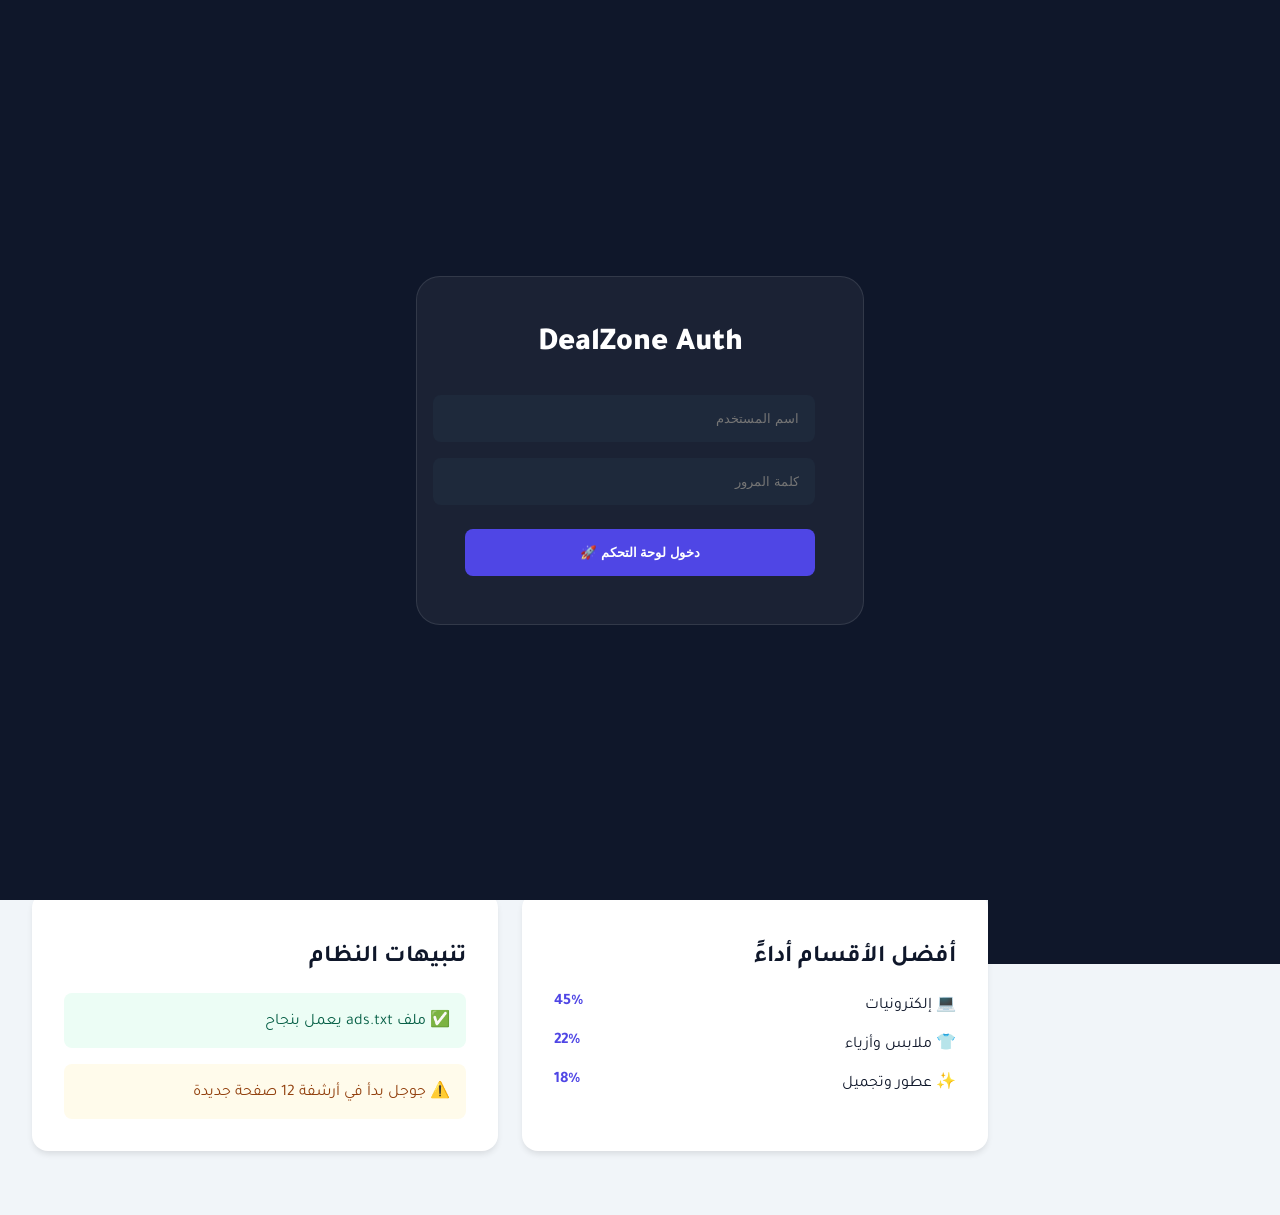
<file: dashboard.html>
<!DOCTYPE html>
<html lang="ar" dir="rtl">
<head>
    <meta charset="UTF-8">
    <meta name="viewport" content="width=device-width, initial-scale=1.0">
    <title>DealZone Admin | لوحة التحكم الاحترافية</title>
    <link href="https://fonts.googleapis.com/css2?family=Tajawal:wght@400;700;900&display=swap" rel="stylesheet">
    <style>
        :root {
            --primary: #4f46e5;
            --secondary: #10b981;
            --dark: #0f172a;
            --light: #f8fafc;
            --card: #ffffff;
            --accent: #f59e0b;
        }
        body { font-family: 'Tajawal', sans-serif; background: #f1f5f9; margin: 0; padding: 0; color: var(--dark); }
        .sidebar { width: 260px; height: 100vh; background: var(--dark); color: white; position: fixed; right: 0; top: 0; padding: 2rem 1rem; }
        .main-content { margin-right: 260px; padding: 2rem; }
        .logo { font-size: 1.8rem; font-weight: 900; color: white; margin-bottom: 3rem; text-align: center; }
        .logo span { color: var(--primary); }
        .stat-grid { display: grid; grid-template-columns: repeat(auto-fit, minmax(240px, 1fr)); gap: 1.5rem; margin-bottom: 2rem; }
        .stat-card { background: var(--card); padding: 1.5rem; border-radius: 1rem; box-shadow: 0 4px 6px -1px rgba(0,0,0,0.1); border-right: 5px solid var(--primary); }
        .stat-card h3 { margin: 0; font-size: 0.9rem; color: #64748b; }
        .stat-card .value { font-size: 2rem; font-weight: 700; margin: 0.5rem 0; color: var(--dark); }
        .stat-card.profit { border-right-color: var(--secondary); }
        .chart-container { background: var(--card); padding: 2rem; border-radius: 1rem; margin-bottom: 2rem; box-shadow: 0 4px 6px -1px rgba(0,0,0,0.1); }
        .live-radar { position: relative; height: 300px; background: #1e293b; border-radius: 1rem; overflow: hidden; display: flex; align-items: center; justify-content: center; color: var(--secondary); font-weight: bold; }
        .radar-circle { position: absolute; width: 200px; height: 200px; border: 2px solid rgba(16, 185, 129, 0.2); border-radius: 50%; animation: pulse 2s infinite; }
        @keyframes pulse { 0% { transform: scale(0.5); opacity: 1; } 100% { transform: scale(1.5); opacity: 0; } }
        .nav-item { padding: 1rem; border-radius: 0.5rem; cursor: pointer; transition: 0.3s; margin-bottom: 0.5rem; display: flex; align-items: center; gap: 10px; }
        .nav-item:hover { background: rgba(255,255,255,0.1); }
        .nav-item.active { background: var(--primary); }
    </style>
</head>
<body>
    <!-- Login Overlay -->
    <div id="login-overlay" style="position: fixed; inset: 0; background: var(--dark); z-index: 10000; display: flex; align-items: center; justify-content: center; color: white; text-align: center;">
        <div style="background: rgba(255,255,255,0.05); padding: 3rem; border-radius: 1.5rem; border: 1px solid rgba(255,255,255,0.1); width: 350px;">
            <div style="font-size: 2rem; font-weight: 900; margin-bottom: 2rem;">Deal<span>Zone</span> Auth</div>
            <input type="text" id="username" placeholder="اسم المستخدم" style="width: 100%; padding: 1rem; margin-bottom: 1rem; border-radius: 0.5rem; border: none; background: #1e293b; color: white;">
            <input type="password" id="password" placeholder="كلمة المرور" style="width: 100%; padding: 1rem; margin-bottom: 1.5rem; border-radius: 0.5rem; border: none; background: #1e293b; color: white;">
            <button onclick="checkAuth()" style="width: 100%; padding: 1rem; border-radius: 0.5rem; border: none; background: var(--primary); color: white; font-weight: 700; cursor: pointer;">دخول لوحة التحكم 🚀</button>
            <p id="auth-error" style="color: #ef4444; margin-top: 1rem; font-size: 0.9rem; display: none;">بيانات الدخول غير صحيحة! ❌</p>
        </div>
    </div>

    <div class="sidebar">
        <div class="logo">Deal<span>Zone</span> Admin</div>
        <div class="nav-item active">📊 الإحصائيات العامة</div>
        <div class="nav-item">🌐 خريطة الزوار</div>
        <div class="nav-item">📈 الأرباح المقدرة</div>
        <div class="nav-item">⚙️ الإعدادات</div>
    </div>

    <div class="main-content">
        <h1 style="margin-bottom: 2rem;">مرحباً بك، أشرف! 👋</h1>
        
        <div class="stat-grid">
            <div class="stat-card">
                <h3>إجمالي الزيارات</h3>
                <div class="value" id="total-visits">15,420</div>
                <div style="color: var(--secondary); font-size: 0.8rem;">↑ 12% منذ الأمس</div>
            </div>
            <div class="stat-card">
                <h3>إجمالي النقرات</h3>
                <div class="value" id="total-clicks">3,290</div>
                <div style="color: var(--secondary); font-size: 0.8rem;">↑ 8% منذ الأمس</div>
            </div>
            <div class="stat-card profit">
                <h3>الأرباح التقديرية (اليوم)</h3>
                <div class="value" id="est-profit">$48.50</div>
                <div style="color: var(--accent); font-size: 0.8rem;">الهدف اليومي: $100</div>
            </div>
            <div class="stat-card">
                <h3>معدل التحويل</h3>
                <div class="value">15.4%</div>
            </div>
        </div>

        <div class="chart-container">
            <h2 style="margin-top: 0;">رادار الزوار اللحظي 🛰️</h2>
            <div class="live-radar" id="radar">
                <div class="radar-circle"></div>
                جاري تتبع الزوار من: <span id="current-location" style="margin-right: 5px;">القاهرة...</span>
            </div>
        </div>

        <div class="stat-grid">
            <div class="chart-container" style="margin-bottom: 0;">
                <h2>أفضل الأقسام أداءً</h2>
                <ul id="top-cats" style="list-style: none; padding: 0;">
                    <li style="margin-bottom: 1rem; display: flex; justify-content: space-between;">
                        <span>💻 إلكترونيات</span>
                        <span style="font-weight: bold; color: var(--primary);">45%</span>
                    </li>
                    <li style="margin-bottom: 1rem; display: flex; justify-content: space-between;">
                        <span>👕 ملابس وأزياء</span>
                        <span style="font-weight: bold; color: var(--primary);">22%</span>
                    </li>
                    <li style="margin-bottom: 1rem; display: flex; justify-content: space-between;">
                        <span>✨ عطور وتجميل</span>
                        <span style="font-weight: bold; color: var(--primary);">18%</span>
                    </li>
                </ul>
            </div>
            <div class="chart-container" style="margin-bottom: 0;">
                <h2>تنبيهات النظام</h2>
                <div style="padding: 1rem; background: #ecfdf5; border-radius: 0.5rem; color: #065f46; margin-bottom: 1rem;">✅ ملف ads.txt يعمل بنجاح</div>
                <div style="padding: 1rem; background: #fffbeb; border-radius: 0.5rem; color: #92400e;">⚠️ جوجل بدأ في أرشفة 12 صفحة جديدة</div>
            </div>
        </div>
    </div>

    <script src="database_v3.js"></script>
    <script src="dashboard.js"></script>
</body>
</html>
</file>
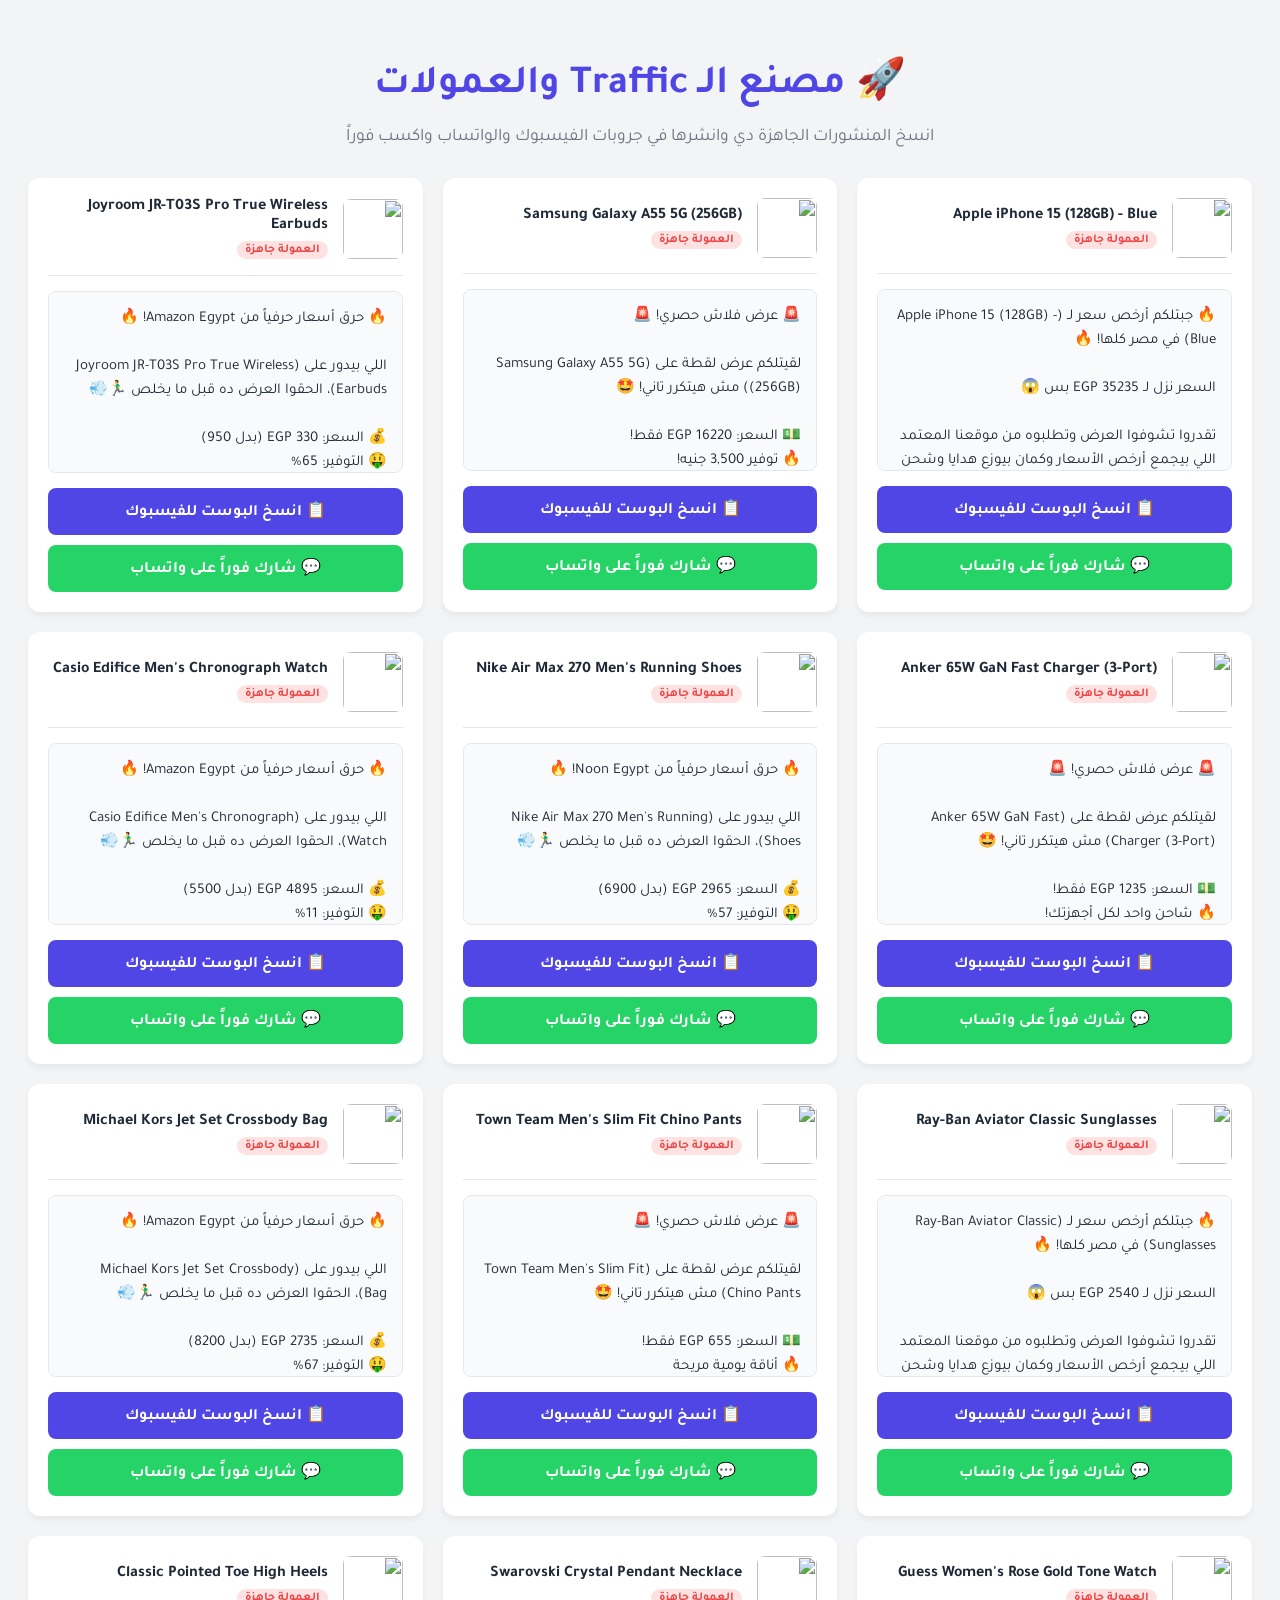
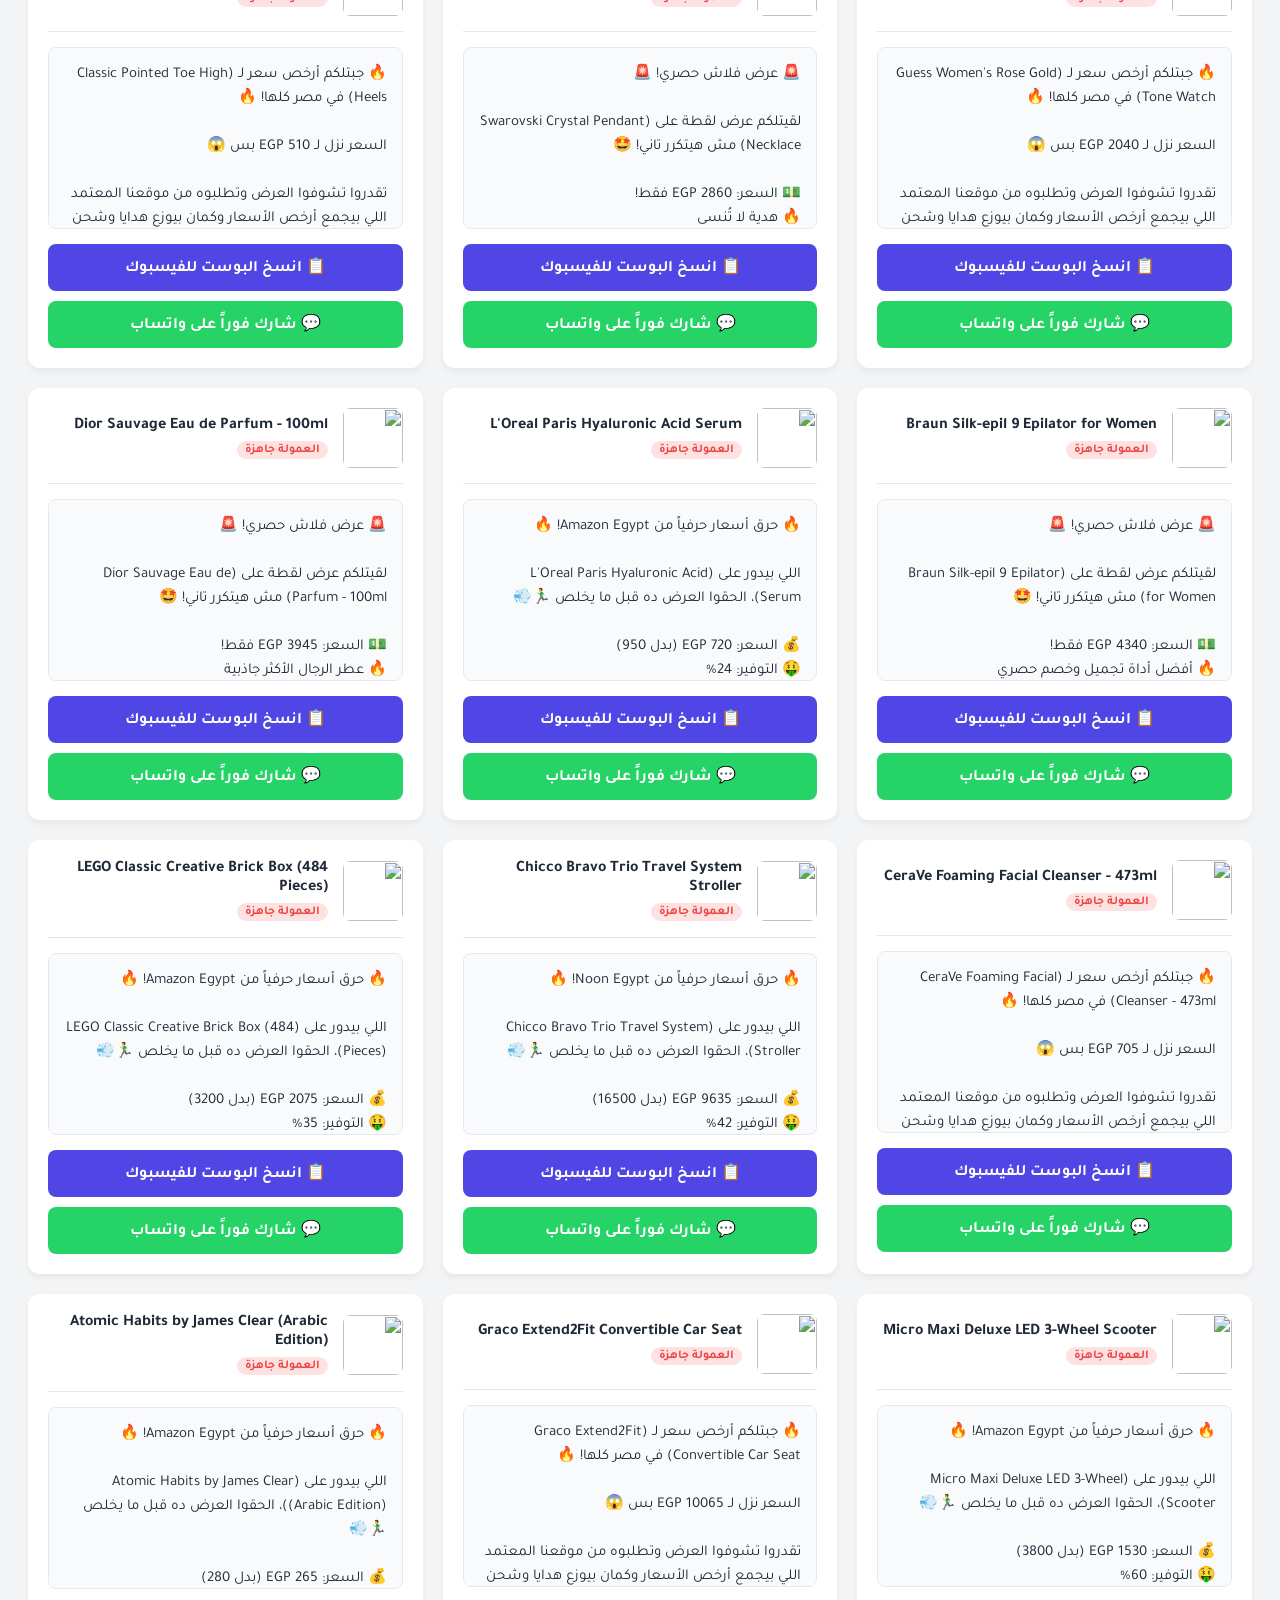
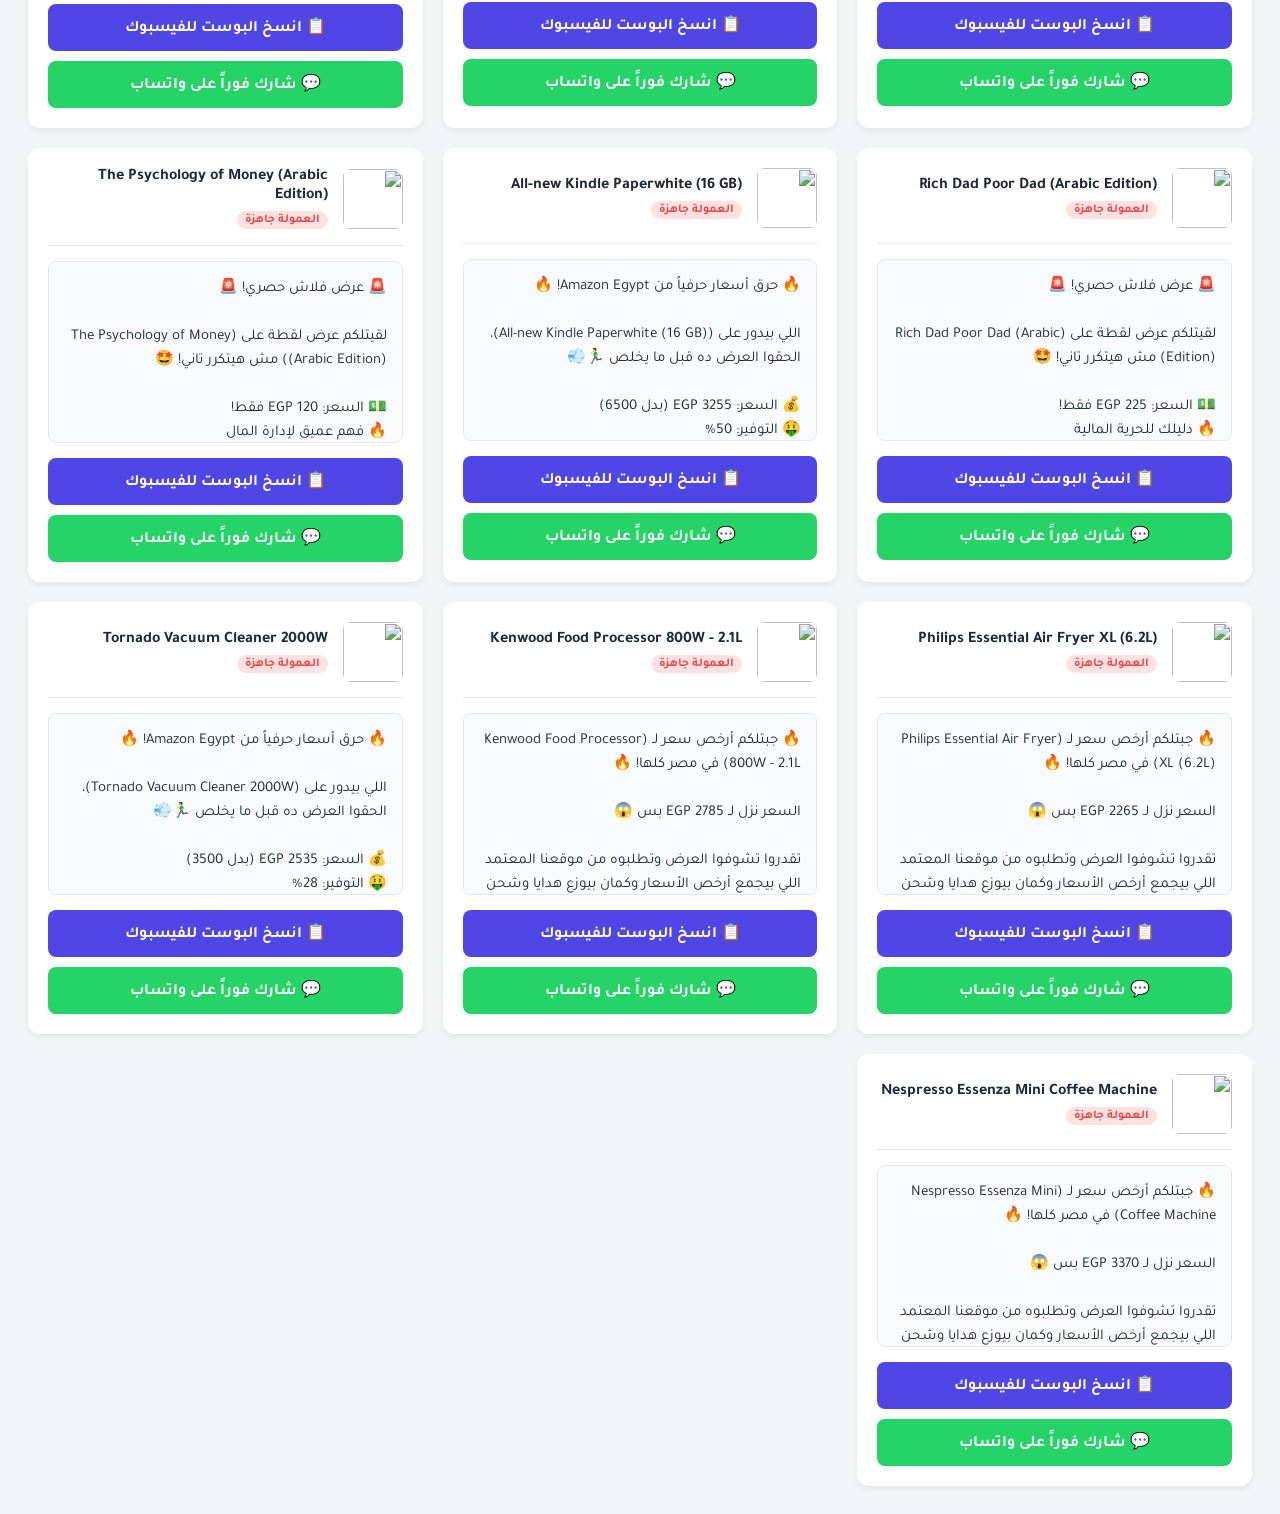
<file: marketing.html>
<!DOCTYPE html>
<html lang="ar" dir="rtl">
<head>
    <meta charset="UTF-8">
    <meta name="viewport" content="width=device-width, initial-scale=1.0">
    <title>DealZone Marketing Admin (اللوحة السرية)</title>
    <link href="https://fonts.googleapis.com/css2?family=Tajawal:wght@400;700;800&display=swap" rel="stylesheet">
    <style>
        :root { --primary: #4F46E5; --bg: #f3f4f6; --card: #ffffff; --text: #1f2937; }
        body { font-family: 'Tajawal', sans-serif; background: var(--bg); color: var(--text); padding: 20px; }
        .header { text-align: center; margin-bottom: 30px; }
        .header h1 { color: var(--primary); font-size: 2.5rem; margin-bottom: 5px; }
        .header p { color: #6b7280; font-size: 1.1rem; }
        .grid { display: grid; grid-template-columns: repeat(auto-fit, minmax(350px, 1fr)); gap: 20px; }
        .card { background: var(--card); border-radius: 12px; padding: 20px; box-shadow: 0 4px 6px rgba(0,0,0,0.05); }
        .product-info { display: flex; align-items: center; gap: 15px; margin-bottom: 15px; border-bottom: 1px solid #e5e7eb; padding-bottom: 15px; }
        .product-img { width: 60px; height: 60px; border-radius: 8px; object-fit: cover; }
        .post-box { background: #f9fafb; border: 1px solid #e5e7eb; border-radius: 8px; padding: 15px; font-size: 15px; line-height: 1.6; white-space: pre-wrap; margin-bottom: 15px; height: 150px; overflow-y: auto; }
        .btn { width: 100%; padding: 12px; background: var(--primary); color: white; border: none; border-radius: 8px; font-family: 'Tajawal'; font-weight: bold; font-size: 16px; cursor: pointer; transition: 0.2s; display: flex; justify-content: center; align-items: center; gap: 8px; }
        .btn:hover { background: #4338ca; }
        .btn.copied { background: #10b981; }
        .whatsapp-btn { background: #25D366; margin-top: 10px; }
        .whatsapp-btn:hover { background: #1da851; }
    </style>
</head>
<body>
    <div class="header">
        <h1>🚀 مصنع الـ Traffic والعمولات</h1>
        <p>انسخ المنشورات الجاهزة دي وانشرها في جروبات الفيسبوك والواتساب واكسب فوراً</p>
    </div>

    <div class="grid" id="marketing-grid">
        <!-- Generated by JS -->
    </div>

    <script src="database_v3.js"></script>
    <script>
        function generatePostText(deal) {
            const savings = deal.competitorPrice - deal.newPrice;
            const discountPercent = Math.round((savings / deal.competitorPrice) * 100);
            
            const siteUrl = "https://ashrafzaki751-hue.github.io/DealZone/";
            
            const templates = [
                `🔥 حرق أسعار حرفياً من ${deal.store}! 🔥\n\nاللي بيدور على (${deal.title})، الحقوا العرض ده قبل ما يخلص 🏃‍♂️💨\n\n💰 السعر: ${deal.newPrice} ${deal.currency} (بدل ${deal.competitorPrice})\n🤑 التوفير: ${discountPercent}%\n\n🎁 (مفاجأة: أول ما تدخل الموقع هتلاقي عروض شحن رصيد مجانية بمناسبة الافتتاح 📱✨)\n\n👇 رابط الشراء المباشر (اضغط هنا):\n\n ${deal.link} \n\n#عروض #خصومات #شحن_رصيد #${deal.category}`,
                
                `🚨 عرض فلاش حصري! 🚨\n\nلقيتلكم عرض لقطة على (${deal.title}) مش هيتكرر تاني! 🤩\n\n💵 السعر: ${deal.newPrice} ${deal.currency} فقط!\n🔥 ${deal.savingNote}\n\n📱 وكمان في عروض وكروت شحن رصيد مجانية موجودة جوه الموقع للزوار الجداد!\n\n🛒 رابط العرض المباشر:\n\n ${deal.link} \n\n#توفير #تسوق_أونلاين #كروت_شحن`,

                `🔥 جبتلكم أرخص سعر لـ (${deal.title}) في مصر كلها! 🔥\n\nالسعر نزل لـ ${deal.newPrice} ${deal.currency} بس 😱\n\nتقدروا تشوفوا العرض وتطلبوه من موقعنا المعتمد اللي بيجمع أرخص الأسعار وكمان بيوزع هدايا وشحن رصيد للموبايل:\n\n ${siteUrl} \n\nادخلوا الموقع وابحثوا عن اسم المنتج أو جربوا المستشار الذكي 🤖✨`
            ];
            
            return templates[Math.floor(Math.random() * templates.length)];
        }

        function copyToClipboard(text, btnElement) {
            navigator.clipboard.writeText(text).then(() => {
                const originalText = btnElement.innerHTML;
                btnElement.innerHTML = "✅ تم النسخ بنجاح! انشره الآن";
                btnElement.classList.add('copied');
                setTimeout(() => {
                    btnElement.innerHTML = originalText;
                    btnElement.classList.remove('copied');
                }, 3000);
            });
        }

        function renderMarketingDashboard() {
            const grid = document.getElementById('marketing-grid');
            const dealsToPromote = window.DB ? window.DB.getDeals() : []; 
            
            dealsToPromote.forEach(deal => {
                const postText = generatePostText(deal);
                const encodedText = encodeURIComponent(postText);
                
                const card = document.createElement('div');
                card.className = 'card';
                card.innerHTML = `
                    <div class="product-info">
                        <img src="${deal.image}" class="product-img" onerror="this.src='https://images.unsplash.com/photo-1607082348824-0a96f2a4b9da?w=100'">
                        <div>
                            <h3 style="margin: 0 0 5px 0; font-size: 16px;">${deal.title}</h3>
                            <span style="background: #fee2e2; color: #ef4444; padding: 3px 8px; border-radius: 20px; font-size: 12px; font-weight: bold;">العمولة جاهزة</span>
                        </div>
                    </div>
                    <div class="post-box" id="post-${deal.id}">${postText}</div>
                    <button class="btn" onclick="copyToClipboard(document.getElementById('post-${deal.id}').innerText, this)">📋 انسخ البوست للفيسبوك</button>
                    <a href="https://api.whatsapp.com/send?text=${encodedText}" target="_blank" style="text-decoration: none;">
                        <button class="btn whatsapp-btn">💬 شارك فوراً على واتساب</button>
                    </a>
                `;
                grid.appendChild(card);
            });
        }

        window.onload = renderMarketingDashboard;
    </script>
</body>
</html>
</file>
